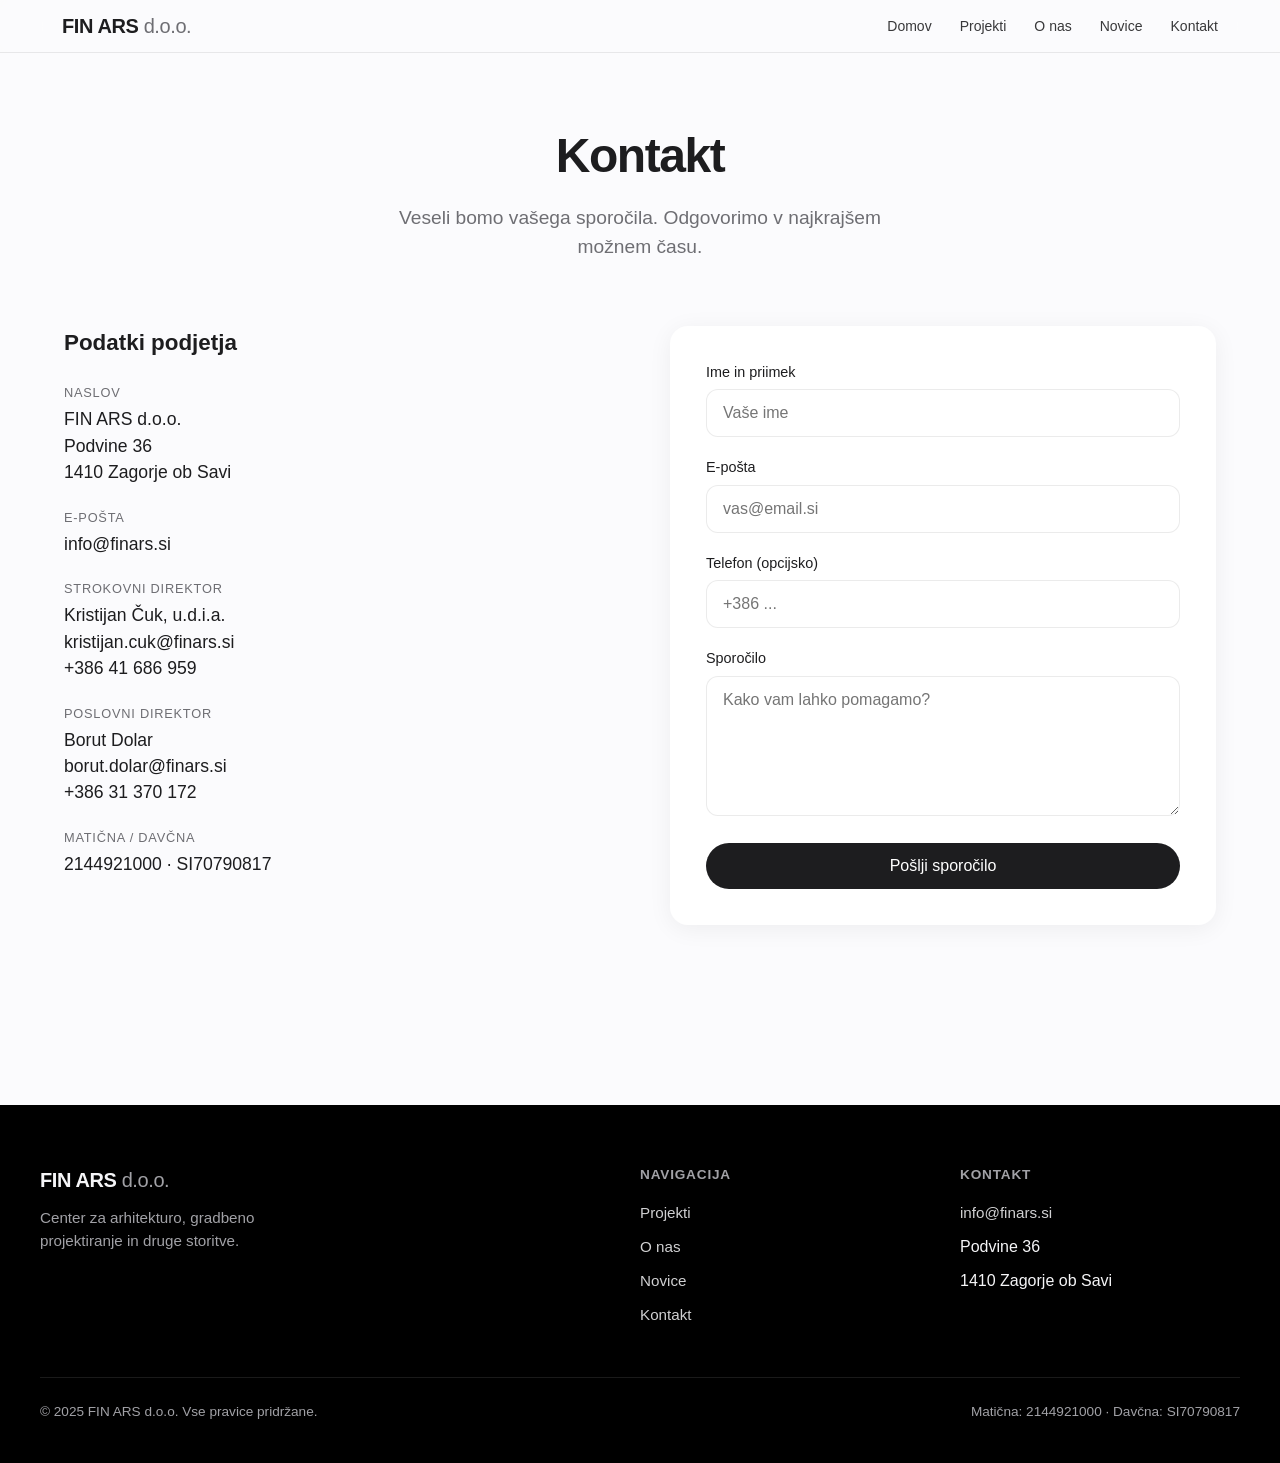
<file: kontakt.html>
<!DOCTYPE html>
<html lang="sl">
<head>
  <meta charset="UTF-8">
  <meta name="viewport" content="width=device-width, initial-scale=1.0">
  <title>Kontakt – FIN ARS</title>
  <meta name="description" content="Stopite v stik z arhitekturnim birojem FIN ARS d.o.o.">
  <link rel="stylesheet" href="css/style.css">
</head>
<body>
  <nav class="nav">
    <div class="nav-inner">
      <a href="index.html" class="logo">FIN ARS <span>d.o.o.</span></a>
      <ul class="nav-links">
        <li><a href="index.html">Domov</a></li>
        <li><a href="projekti.html">Projekti</a></li>
        <li><a href="o-nas.html">O nas</a></li>
        <li><a href="novice.html">Novice</a></li>
        <li><a href="kontakt.html" class="active">Kontakt</a></li>
      </ul>
      <button class="nav-toggle" aria-label="Meni">
        <span></span><span></span><span></span>
      </button>
    </div>
  </nav>

  <section class="section" style="padding-top:120px">
    <div class="section-header fade-in">
      <h2>Kontakt</h2>
      <p>Veseli bomo vašega sporočila. Odgovorimo v najkrajšem možnem času.</p>
    </div>

    <div class="contact-grid">
      <div class="contact-info fade-in">
        <h3>Podatki podjetja</h3>

        <div class="contact-item">
          <label>Naslov</label>
          <span>FIN ARS d.o.o.<br>Podvine 36<br>1410 Zagorje ob Savi</span>
        </div>

        <div class="contact-item">
          <label>E-pošta</label>
          <a href="mailto:info@finars.si">info@finars.si</a>
        </div>

        <div class="contact-item">
          <label>Strokovni direktor</label>
          <span>Kristijan Čuk, u.d.i.a.</span><br>
          <a href="mailto:kristijan.cuk@finars.si">kristijan.cuk@finars.si</a><br>
          <a href="tel:+38641686959">+386 41 686 959</a>
        </div>

        <div class="contact-item">
          <label>Poslovni direktor</label>
          <span>Borut Dolar</span><br>
          <a href="mailto:borut.dolar@finars.si">borut.dolar@finars.si</a><br>
          <a href="tel:+38631370172">+386 31 370 172</a>
        </div>

        <div class="contact-item">
          <label>Matična / Davčna</label>
          <span>2144921000 · SI70790817</span>
        </div>
      </div>

      <div class="contact-form fade-in">
        <form>
          <div class="form-group">
            <label for="name">Ime in priimek</label>
            <input type="text" id="name" name="name" required placeholder="Vaše ime">
          </div>
          <div class="form-group">
            <label for="email">E-pošta</label>
            <input type="email" id="email" name="email" required placeholder="vas@email.si">
          </div>
          <div class="form-group">
            <label for="phone">Telefon (opcijsko)</label>
            <input type="tel" id="phone" name="phone" placeholder="+386 ...">
          </div>
          <div class="form-group">
            <label for="message">Sporočilo</label>
            <textarea id="message" name="message" required placeholder="Kako vam lahko pomagamo?"></textarea>
          </div>
          <button type="submit" class="btn btn-primary" style="width:100%">Pošlji sporočilo</button>
        </form>
      </div>
    </div>
  </section>

  <footer class="footer">
    <div class="footer-inner">
      <div class="footer-brand">
        <a href="index.html" class="logo">FIN ARS <span style="color:#a1a1a6">d.o.o.</span></a>
        <p>Center za arhitekturo, gradbeno projektiranje in druge storitve.</p>
      </div>
      <div>
        <h4>Navigacija</h4>
        <ul>
          <li><a href="projekti.html">Projekti</a></li>
          <li><a href="o-nas.html">O nas</a></li>
          <li><a href="novice.html">Novice</a></li>
          <li><a href="kontakt.html">Kontakt</a></li>
        </ul>
      </div>
      <div>
        <h4>Kontakt</h4>
        <ul>
          <li><a href="mailto:info@finars.si">info@finars.si</a></li>
          <li>Podvine 36</li>
          <li>1410 Zagorje ob Savi</li>
        </ul>
      </div>
    </div>
    <div class="footer-bottom">
      <span>© 2025 FIN ARS d.o.o. Vse pravice pridržane.</span>
      <span>Matična: 2144921000 · Davčna: SI70790817</span>
    </div>
  </footer>

  <script src="js/main.js"></script>
</body>
</html>
</file>
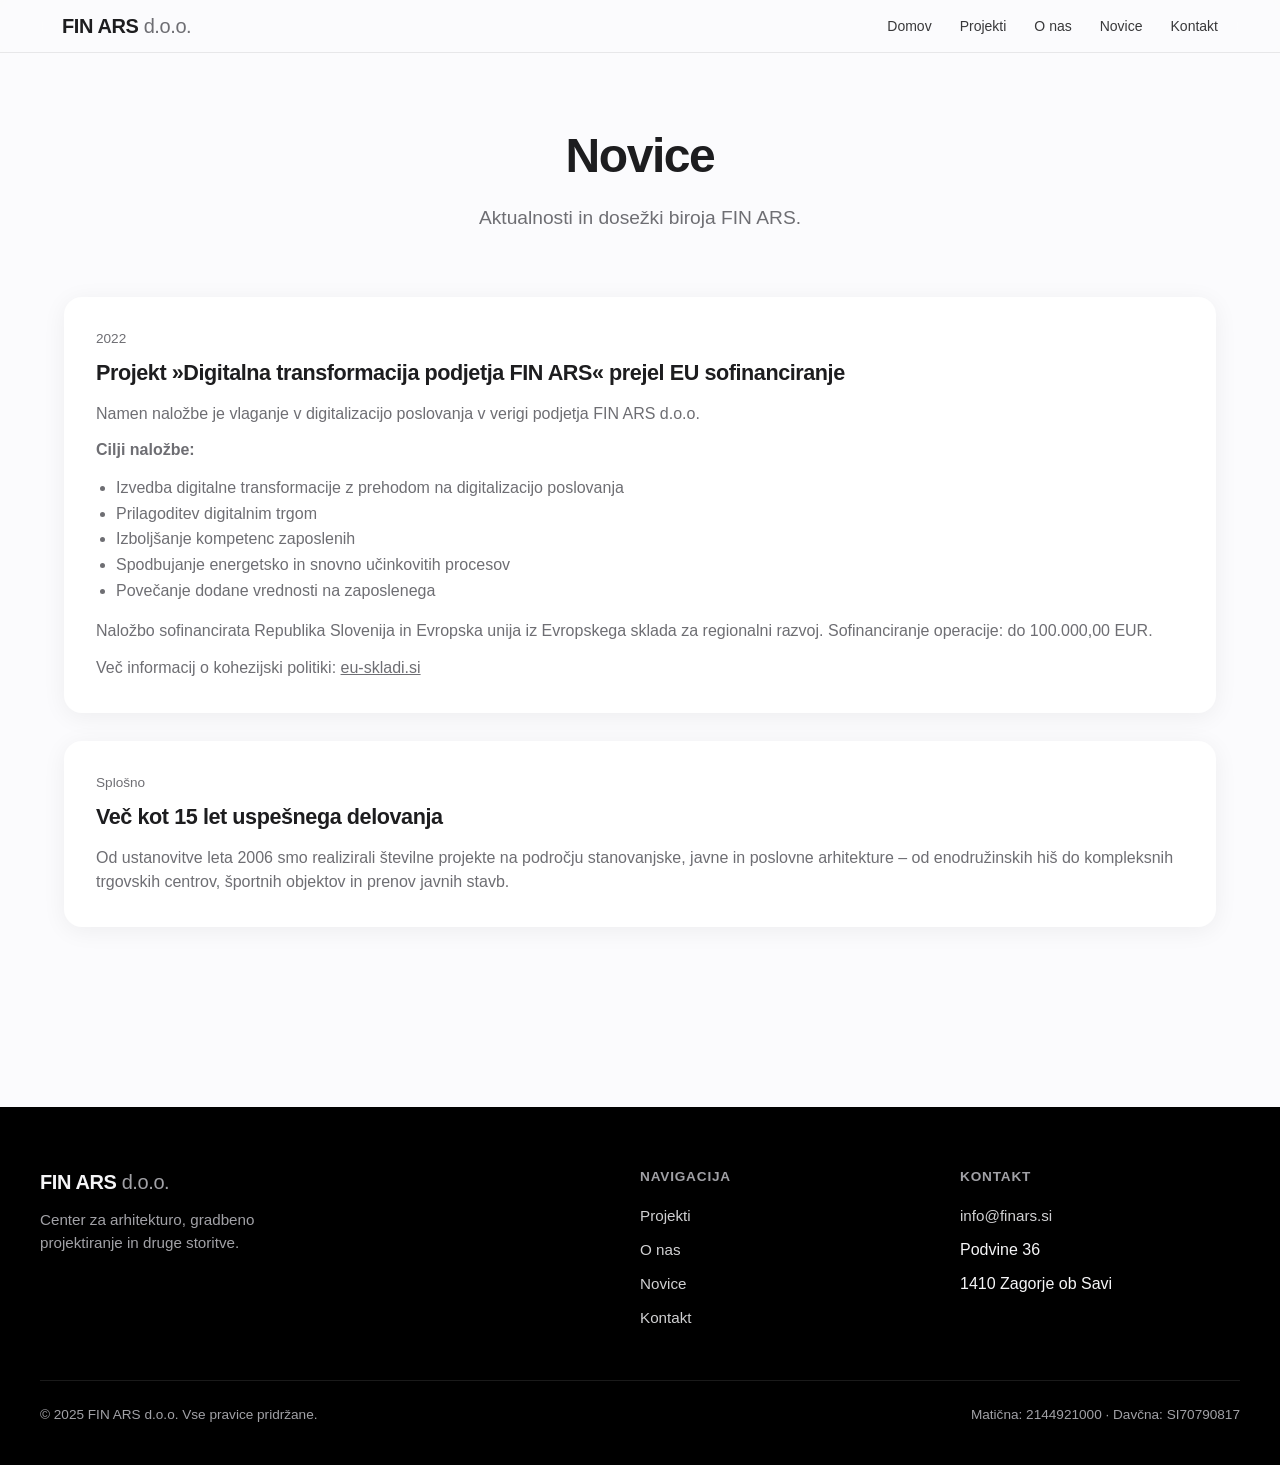
<file: novice.html>
<!DOCTYPE html>
<html lang="sl">
<head>
  <meta charset="UTF-8">
  <meta name="viewport" content="width=device-width, initial-scale=1.0">
  <title>Novice – FIN ARS</title>
  <meta name="description" content="Novice in aktualnosti arhitekturnega biroja FIN ARS d.o.o.">
  <link rel="stylesheet" href="css/style.css">
</head>
<body>
  <nav class="nav">
    <div class="nav-inner">
      <a href="index.html" class="logo">FIN ARS <span>d.o.o.</span></a>
      <ul class="nav-links">
        <li><a href="index.html">Domov</a></li>
        <li><a href="projekti.html">Projekti</a></li>
        <li><a href="o-nas.html">O nas</a></li>
        <li><a href="novice.html" class="active">Novice</a></li>
        <li><a href="kontakt.html">Kontakt</a></li>
      </ul>
      <button class="nav-toggle" aria-label="Meni">
        <span></span><span></span><span></span>
      </button>
    </div>
  </nav>

  <section class="section" style="padding-top:120px">
    <div class="section-header fade-in">
      <h2>Novice</h2>
      <p>Aktualnosti in dosežki biroja FIN ARS.</p>
    </div>

    <div class="news-list">
      <article class="news-card fade-in">
        <div class="date">2022</div>
        <h3>Projekt »Digitalna transformacija podjetja FIN ARS« prejel EU sofinanciranje</h3>
        <p>Namen naložbe je vlaganje v digitalizacijo poslovanja v verigi podjetja FIN ARS d.o.o.</p>
        <p style="margin-top:12px"><strong>Cilji naložbe:</strong></p>
        <ul style="margin:12px 0 0 20px;color:var(--text-secondary);line-height:1.6">
          <li>Izvedba digitalne transformacije z prehodom na digitalizacijo poslovanja</li>
          <li>Prilagoditev digitalnim trgom</li>
          <li>Izboljšanje kompetenc zaposlenih</li>
          <li>Spodbujanje energetsko in snovno učinkovitih procesov</li>
          <li>Povečanje dodane vrednosti na zaposlenega</li>
        </ul>
        <p style="margin-top:16px">Naložbo sofinancirata Republika Slovenija in Evropska unija iz Evropskega sklada za regionalni razvoj. Sofinanciranje operacije: do 100.000,00 EUR.</p>
        <p style="margin-top:12px">Več informacij o kohezijski politiki: <a href="https://www.eu-skladi.si/" target="_blank" rel="noopener" style="text-decoration:underline">eu-skladi.si</a></p>
      </article>

      <article class="news-card fade-in">
        <div class="date">Splošno</div>
        <h3>Več kot 15 let uspešnega delovanja</h3>
        <p>Od ustanovitve leta 2006 smo realizirali številne projekte na področju stanovanjske, javne in poslovne arhitekture – od enodružinskih hiš do kompleksnih trgovskih centrov, športnih objektov in prenov javnih stavb.</p>
      </article>
    </div>
  </section>

  <footer class="footer">
    <div class="footer-inner">
      <div class="footer-brand">
        <a href="index.html" class="logo">FIN ARS <span style="color:#a1a1a6">d.o.o.</span></a>
        <p>Center za arhitekturo, gradbeno projektiranje in druge storitve.</p>
      </div>
      <div>
        <h4>Navigacija</h4>
        <ul>
          <li><a href="projekti.html">Projekti</a></li>
          <li><a href="o-nas.html">O nas</a></li>
          <li><a href="novice.html">Novice</a></li>
          <li><a href="kontakt.html">Kontakt</a></li>
        </ul>
      </div>
      <div>
        <h4>Kontakt</h4>
        <ul>
          <li><a href="mailto:info@finars.si">info@finars.si</a></li>
          <li>Podvine 36</li>
          <li>1410 Zagorje ob Savi</li>
        </ul>
      </div>
    </div>
    <div class="footer-bottom">
      <span>© 2025 FIN ARS d.o.o. Vse pravice pridržane.</span>
      <span>Matična: 2144921000 · Davčna: SI70790817</span>
    </div>
  </footer>

  <script src="js/main.js"></script>
</body>
</html>
</file>
<file: css/style.css>
/* FIN ARS – Apple-inspired Architecture Studio */

:root {
  --bg: #fbfbfd;
  --bg-dark: #000000;
  --text: #1d1d1f;
  --text-secondary: #6e6e73;
  --accent: #1d1d1f;
  --accent-hover: #424245;
  --border: rgba(0,0,0,0.08);
  --card-bg: #ffffff;
  --shadow: 0 4px 24px rgba(0,0,0,0.06);
  --radius: 18px;
  --font: -apple-system, BlinkMacSystemFont, "SF Pro Display", "Segoe UI", Roboto, "Helvetica Neue", Arial, sans-serif;
  --transition: all 0.4s cubic-bezier(0.25, 0.1, 0.25, 1);
}

*, *::before, *::after {
  box-sizing: border-box;
  margin: 0;
  padding: 0;
}

html {
  scroll-behavior: smooth;
  font-size: 16px;
}

body {
  font-family: var(--font);
  background: var(--bg);
  color: var(--text);
  line-height: 1.5;
  -webkit-font-smoothing: antialiased;
  overflow-x: hidden;
}

img {
  max-width: 100%;
  height: auto;
  display: block;
}

a {
  text-decoration: none;
  color: inherit;
  transition: var(--transition);
}

/* ========== NAVIGATION ========== */
.nav {
  position: fixed;
  top: 0;
  left: 0;
  right: 0;
  z-index: 1000;
  background: rgba(251, 251, 253, 0.72);
  backdrop-filter: saturate(180%) blur(20px);
  -webkit-backdrop-filter: saturate(180%) blur(20px);
  border-bottom: 1px solid var(--border);
  transition: var(--transition);
}

.nav.scrolled {
  background: rgba(251, 251, 253, 0.92);
  box-shadow: 0 1px 0 var(--border);
}

.nav-inner {
  max-width: 1200px;
  margin: 0 auto;
  padding: 0 22px;
  height: 52px;
  display: flex;
  align-items: center;
  justify-content: space-between;
}

.logo {
  font-size: 1.25rem;
  font-weight: 600;
  letter-spacing: -0.02em;
  color: var(--text);
}

.logo span {
  font-weight: 400;
  color: var(--text-secondary);
}

.nav-links {
  display: flex;
  gap: 28px;
  list-style: none;
}

.nav-links a {
  font-size: 0.875rem;
  font-weight: 400;
  color: var(--text);
  opacity: 0.88;
  position: relative;
}

.nav-links a:hover,
.nav-links a.active {
  opacity: 1;
}

.nav-links a::after {
  content: '';
  position: absolute;
  bottom: -4px;
  left: 0;
  width: 0;
  height: 1.5px;
  background: var(--text);
  transition: width 0.3s ease;
}

.nav-links a:hover::after,
.nav-links a.active::after {
  width: 100%;
}

.nav-toggle {
  display: none;
  background: none;
  border: none;
  cursor: pointer;
  width: 28px;
  height: 20px;
  position: relative;
}

.nav-toggle span {
  display: block;
  width: 100%;
  height: 1.5px;
  background: var(--text);
  position: absolute;
  left: 0;
  transition: var(--transition);
}

.nav-toggle span:nth-child(1) { top: 0; }
.nav-toggle span:nth-child(2) { top: 9px; }
.nav-toggle span:nth-child(3) { top: 18px; }

.nav-toggle.open span:nth-child(1) {
  top: 9px;
  transform: rotate(45deg);
}
.nav-toggle.open span:nth-child(2) {
  opacity: 0;
}
.nav-toggle.open span:nth-child(3) {
  top: 9px;
  transform: rotate(-45deg);
}

/* ========== HERO ========== */
.hero {
  min-height: 100vh;
  display: flex;
  flex-direction: column;
  justify-content: center;
  align-items: center;
  text-align: center;
  padding: 120px 24px 80px;
  position: relative;
  overflow: hidden;
}

.hero::before {
  content: '';
  position: absolute;
  inset: 0;
  background: linear-gradient(180deg, rgba(251,251,253,0) 0%, var(--bg) 100%);
  z-index: 1;
  pointer-events: none;
}

.hero-bg {
  position: absolute;
  inset: 0;
  background: url('https://images.unsplash.com/photo-1600585154340-be6161a56a0c?w=1920&q=80') center/cover no-repeat;
  opacity: 0.15;
  transform: scale(1.05);
  transition: transform 8s ease;
}

.hero:hover .hero-bg {
  transform: scale(1);
}

.hero-content {
  position: relative;
  z-index: 2;
  max-width: 900px;
}

.hero h1 {
  font-size: clamp(2.8rem, 7vw, 5.2rem);
  font-weight: 600;
  letter-spacing: -0.035em;
  line-height: 1.05;
  margin-bottom: 20px;
  opacity: 0;
  transform: translateY(30px);
  animation: fadeUp 0.9s 0.2s forwards;
}

.hero p {
  font-size: clamp(1.15rem, 2.5vw, 1.5rem);
  color: var(--text-secondary);
  font-weight: 400;
  max-width: 580px;
  margin: 0 auto 36px;
  opacity: 0;
  transform: translateY(30px);
  animation: fadeUp 0.9s 0.4s forwards;
}

.hero-cta {
  display: inline-flex;
  gap: 16px;
  opacity: 0;
  transform: translateY(30px);
  animation: fadeUp 0.9s 0.6s forwards;
}

.btn {
  display: inline-flex;
  align-items: center;
  justify-content: center;
  padding: 14px 28px;
  font-size: 1rem;
  font-weight: 500;
  border-radius: 980px;
  transition: var(--transition);
  cursor: pointer;
  border: none;
}

.btn-primary {
  background: var(--text);
  color: #fff;
}

.btn-primary:hover {
  background: var(--accent-hover);
  transform: scale(1.03);
}

.btn-secondary {
  background: transparent;
  color: var(--text);
  border: 1.5px solid rgba(0,0,0,0.2);
}

.btn-secondary:hover {
  border-color: var(--text);
  background: rgba(0,0,0,0.03);
}

/* ========== SECTIONS ========== */
.section {
  padding: 100px 24px;
  max-width: 1200px;
  margin: 0 auto;
}

.section-header {
  text-align: center;
  margin-bottom: 64px;
}

.section-header h2 {
  font-size: clamp(2rem, 4vw, 3rem);
  font-weight: 600;
  letter-spacing: -0.03em;
  margin-bottom: 12px;
}

.section-header p {
  font-size: 1.2rem;
  color: var(--text-secondary);
  max-width: 520px;
  margin: 0 auto;
}

/* ========== PROJECTS GRID ========== */
.projects-grid {
  display: grid;
  grid-template-columns: repeat(auto-fill, minmax(340px, 1fr));
  gap: 28px;
}

.project-card {
  background: var(--card-bg);
  border-radius: var(--radius);
  overflow: hidden;
  box-shadow: var(--shadow);
  transition: var(--transition);
  opacity: 0;
  transform: translateY(40px);
}

.project-card.visible {
  opacity: 1;
  transform: translateY(0);
}

.project-card:hover {
  transform: translateY(-8px);
  box-shadow: 0 20px 40px rgba(0,0,0,0.1);
}

.project-card img {
  width: 100%;
  height: 260px;
  object-fit: cover;
  transition: transform 0.6s ease;
}

.project-card:hover img {
  transform: scale(1.04);
}

.project-info {
  padding: 22px 24px 26px;
}

.project-info h3 {
  font-size: 1.2rem;
  font-weight: 600;
  letter-spacing: -0.02em;
  margin-bottom: 6px;
}

.project-info .meta {
  font-size: 0.9rem;
  color: var(--text-secondary);
  margin-bottom: 10px;
}

.project-info p {
  font-size: 0.95rem;
  color: var(--text-secondary);
  line-height: 1.45;
  display: -webkit-box;
  -webkit-line-clamp: 2;
  -webkit-box-orient: vertical;
  overflow: hidden;
}

/* ========== ABOUT ========== */
.about-grid {
  display: grid;
  grid-template-columns: 1fr 1fr;
  gap: 60px;
  align-items: center;
}

.about-text h2 {
  font-size: clamp(1.8rem, 3.5vw, 2.6rem);
  font-weight: 600;
  letter-spacing: -0.03em;
  margin-bottom: 20px;
}

.about-text p {
  font-size: 1.1rem;
  color: var(--text-secondary);
  margin-bottom: 18px;
  line-height: 1.6;
}

.services {
  display: grid;
  grid-template-columns: 1fr 1fr;
  gap: 16px;
  margin-top: 32px;
}

.service-item {
  font-size: 0.95rem;
  padding: 12px 16px;
  background: rgba(0,0,0,0.03);
  border-radius: 12px;
  color: var(--text);
}

.about-image {
  border-radius: var(--radius);
  overflow: hidden;
  box-shadow: var(--shadow);
}

.about-image img {
  width: 100%;
  height: 100%;
  object-fit: cover;
  min-height: 420px;
}

/* ========== CONTACT ========== */
.contact-grid {
  display: grid;
  grid-template-columns: 1fr 1fr;
  gap: 60px;
}

.contact-info h3 {
  font-size: 1.4rem;
  font-weight: 600;
  margin-bottom: 24px;
}

.contact-item {
  margin-bottom: 22px;
}

.contact-item label {
  display: block;
  font-size: 0.8rem;
  text-transform: uppercase;
  letter-spacing: 0.06em;
  color: var(--text-secondary);
  margin-bottom: 4px;
}

.contact-item a,
.contact-item span {
  font-size: 1.1rem;
  font-weight: 500;
}

.contact-item a:hover {
  color: var(--accent-hover);
}

.contact-form {
  background: var(--card-bg);
  padding: 36px;
  border-radius: var(--radius);
  box-shadow: var(--shadow);
}

.form-group {
  margin-bottom: 20px;
}

.form-group label {
  display: block;
  font-size: 0.9rem;
  font-weight: 500;
  margin-bottom: 6px;
}

.form-group input,
.form-group textarea {
  width: 100%;
  padding: 14px 16px;
  font-size: 1rem;
  font-family: inherit;
  border: 1.5px solid var(--border);
  border-radius: 12px;
  background: #fff;
  transition: var(--transition);
  outline: none;
}

.form-group input:focus,
.form-group textarea:focus {
  border-color: var(--text);
  box-shadow: 0 0 0 3px rgba(0,0,0,0.05);
}

.form-group textarea {
  min-height: 140px;
  resize: vertical;
}

/* ========== NEWS ========== */
.news-list {
  display: flex;
  flex-direction: column;
  gap: 28px;
}

.news-card {
  background: var(--card-bg);
  border-radius: var(--radius);
  padding: 32px;
  box-shadow: var(--shadow);
  transition: var(--transition);
}

.news-card:hover {
  transform: translateY(-4px);
  box-shadow: 0 12px 32px rgba(0,0,0,0.08);
}

.news-card .date {
  font-size: 0.85rem;
  color: var(--text-secondary);
  margin-bottom: 8px;
}

.news-card h3 {
  font-size: 1.35rem;
  font-weight: 600;
  margin-bottom: 12px;
  letter-spacing: -0.02em;
}

.news-card p {
  color: var(--text-secondary);
  line-height: 1.55;
}

/* ========== FOOTER ========== */
.footer {
  background: var(--bg-dark);
  color: #f5f5f7;
  padding: 60px 24px 40px;
  margin-top: 80px;
}

.footer-inner {
  max-width: 1200px;
  margin: 0 auto;
  display: grid;
  grid-template-columns: 2fr 1fr 1fr;
  gap: 40px;
}

.footer-brand .logo {
  color: #f5f5f7;
  margin-bottom: 12px;
  display: inline-block;
}

.footer-brand p {
  color: #a1a1a6;
  font-size: 0.95rem;
  max-width: 280px;
}

.footer h4 {
  font-size: 0.85rem;
  text-transform: uppercase;
  letter-spacing: 0.06em;
  color: #a1a1a6;
  margin-bottom: 16px;
}

.footer ul {
  list-style: none;
}

.footer ul li {
  margin-bottom: 10px;
}

.footer ul a {
  color: #f5f5f7;
  font-size: 0.95rem;
  opacity: 0.85;
}

.footer ul a:hover {
  opacity: 1;
}

.footer-bottom {
  max-width: 1200px;
  margin: 40px auto 0;
  padding-top: 24px;
  border-top: 1px solid rgba(255,255,255,0.1);
  display: flex;
  justify-content: space-between;
  align-items: center;
  font-size: 0.85rem;
  color: #a1a1a6;
}

/* ========== ANIMATIONS ========== */
@keyframes fadeUp {
  to {
    opacity: 1;
    transform: translateY(0);
  }
}

.fade-in {
  opacity: 0;
  transform: translateY(40px);
  transition: opacity 0.7s ease, transform 0.7s ease;
}

.fade-in.visible {
  opacity: 1;
  transform: translateY(0);
}

/* Stagger delays */
.project-card:nth-child(1) { transition-delay: 0.05s; }
.project-card:nth-child(2) { transition-delay: 0.1s; }
.project-card:nth-child(3) { transition-delay: 0.15s; }
.project-card:nth-child(4) { transition-delay: 0.2s; }
.project-card:nth-child(5) { transition-delay: 0.25s; }
.project-card:nth-child(6) { transition-delay: 0.3s; }
.project-card:nth-child(7) { transition-delay: 0.35s; }
.project-card:nth-child(8) { transition-delay: 0.4s; }
.project-card:nth-child(9) { transition-delay: 0.45s; }
.project-card:nth-child(10) { transition-delay: 0.5s; }
.project-card:nth-child(11) { transition-delay: 0.55s; }
.project-card:nth-child(12) { transition-delay: 0.6s; }

/* ========== PROJECT DETAIL ========== */
.project-hero {
  height: 60vh;
  min-height: 420px;
  position: relative;
  overflow: hidden;
}

.project-hero img {
  width: 100%;
  height: 100%;
  object-fit: cover;
}

.project-hero-overlay {
  position: absolute;
  inset: 0;
  background: linear-gradient(to top, rgba(0,0,0,0.7) 0%, transparent 60%);
  display: flex;
  align-items: flex-end;
  padding: 40px 24px;
}

.project-hero-content {
  max-width: 1200px;
  margin: 0 auto;
  width: 100%;
  color: #fff;
}

.project-hero-content h1 {
  font-size: clamp(2rem, 5vw, 3.2rem);
  font-weight: 600;
  letter-spacing: -0.03em;
  margin-bottom: 8px;
}

.project-hero-content .meta {
  font-size: 1.1rem;
  opacity: 0.9;
}

.project-detail {
  max-width: 800px;
  margin: 0 auto;
  padding: 60px 24px 100px;
}

.project-detail p {
  font-size: 1.15rem;
  color: var(--text-secondary);
  line-height: 1.7;
  margin-bottom: 20px;
}

.project-gallery {
  display: grid;
  grid-template-columns: 1fr 1fr;
  gap: 16px;
  margin-top: 40px;
}

.project-gallery img {
  border-radius: 12px;
  width: 100%;
  height: 240px;
  object-fit: cover;
}

/* ========== RESPONSIVE ========== */
@media (max-width: 900px) {
  .about-grid,
  .contact-grid {
    grid-template-columns: 1fr;
    gap: 40px;
  }

  .footer-inner {
    grid-template-columns: 1fr;
    gap: 32px;
  }

  .projects-grid {
    grid-template-columns: 1fr;
  }

  .project-gallery {
    grid-template-columns: 1fr;
  }
}

@media (max-width: 768px) {
  .nav-links {
    position: fixed;
    top: 52px;
    left: 0;
    right: 0;
    background: rgba(251,251,253,0.98);
    backdrop-filter: blur(20px);
    flex-direction: column;
    padding: 24px;
    gap: 18px;
    border-bottom: 1px solid var(--border);
    transform: translateY(-120%);
    opacity: 0;
    pointer-events: none;
    transition: var(--transition);
  }

  .nav-links.open {
    transform: translateY(0);
    opacity: 1;
    pointer-events: all;
  }

  .nav-toggle {
    display: block;
  }

  .hero {
    min-height: 85vh;
    padding: 100px 20px 60px;
  }

  .section {
    padding: 70px 20px;
  }

  .services {
    grid-template-columns: 1fr;
  }

  .footer-bottom {
    flex-direction: column;
    gap: 12px;
    text-align: center;
  }
}

@media (max-width: 480px) {
  .hero-cta {
    flex-direction: column;
    width: 100%;
  }

  .btn {
    width: 100%;
  }

  .projects-grid {
    grid-template-columns: 1fr;
  }
}
</file>
